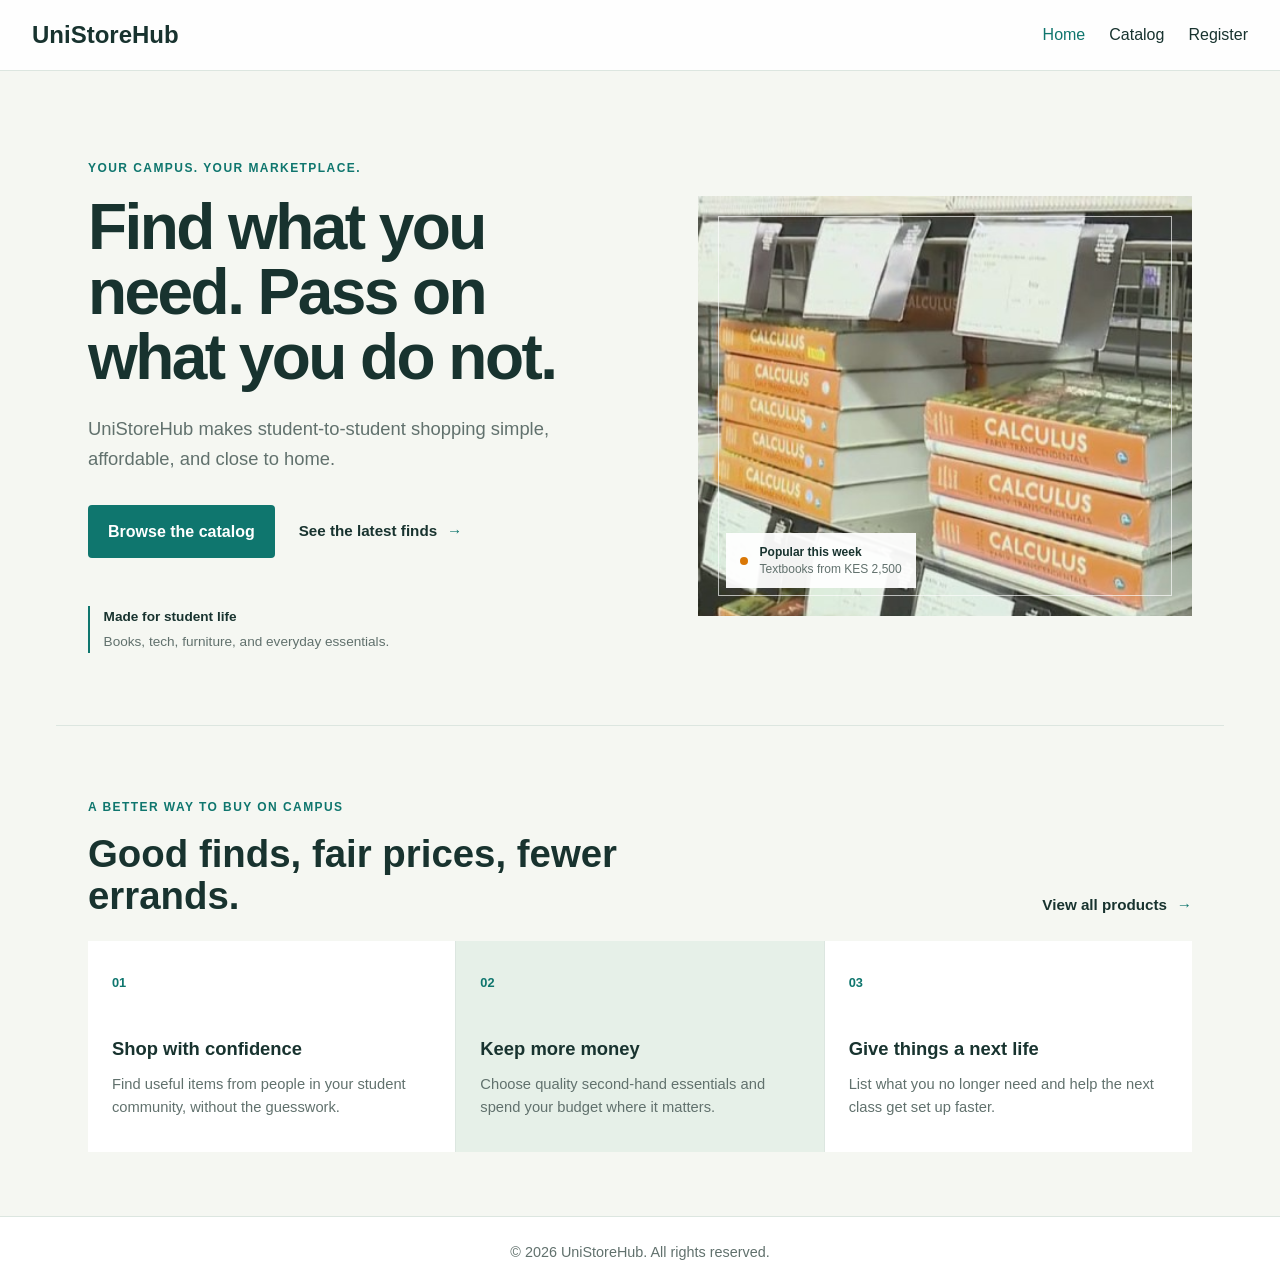
<file: index.html>
<!DOCTYPE html>
<html lang="en">
<head>
  <meta charset="UTF-8">
  <meta name="viewport" content="width=device-width, initial-scale=1.0">
  <title>UniStoreHub | Home</title>
  <link rel="stylesheet" href="styles.css">
  <link rel="icon" type="image/png" href="favcon.png">
  <script src="app.js" defer></script>
</head>
<body>

  <header>
    <a href="index.html" class="logo">UniStoreHub</a>
    <nav>
      <ul>
        <li><a href="index.html" class="active">Home</a></li>
        <li><a href="catalog.html">Catalog</a></li>
        <li><a href="register.html">Register</a></li>
      </ul>
    </nav>
  </header>

  <main class="home-main">
    <section class="hero">
      <div class="hero-copy" data-reveal="rise">
        <p class="eyebrow">Your campus. Your marketplace.</p>
        <h1>Find what you need. Pass on what you do not.</h1>
        <p class="hero-text">UniStoreHub makes student-to-student shopping simple, affordable, and close to home.</p>
        <div class="hero-actions">
          <a href="catalog.html" class="btn">Browse the catalog</a>
          <a href="catalog.html" class="text-link">See the latest finds <span aria-hidden="true">&rarr;</span></a>
        </div>
        <div class="hero-proof">
          <strong>Made for student life</strong>
          <span>Books, tech, furniture, and everyday essentials.</span>
        </div>
      </div>
      <div class="hero-image" data-reveal="image">
        <img src="img2.jpeg" alt="Used Calculus textbook with a blue cover, available for KES 2,500">
        <div class="image-note" data-reveal="rise">
          <span class="status-dot"></span>
          <span><strong>Popular this week</strong><br>Textbooks from KES 2,500</span>
        </div>
      </div>
    </section>

    <section class="section-heading">
      <div>
        <p class="eyebrow">A better way to buy on campus</p>
        <h2>Good finds, fair prices, fewer errands.</h2>
      </div>
      <a href="catalog.html" class="text-link">View all products <span aria-hidden="true">&rarr;</span></a>
    </section>

    <section class="features">
      <article class="feature-card" data-reveal="rise">
        <span class="feature-number">01</span>
        <h3>Shop with confidence</h3>
        <p>Find useful items from people in your student community, without the guesswork.</p>
      </article>
      <article class="feature-card featured-feature" data-reveal="rise">
        <span class="feature-number">02</span>
        <h3>Keep more money</h3>
        <p>Choose quality second-hand essentials and spend your budget where it matters.</p>
      </article>
      <article class="feature-card" data-reveal="rise">
        <span class="feature-number">03</span>
        <h3>Give things a next life</h3>
        <p>List what you no longer need and help the next class get set up faster.</p>
      </article>
    </section>
  </main>

  <footer>
    <p>&copy; 2026 UniStoreHub. All rights reserved.</p>
  </footer>

</body>
</html>
</file>
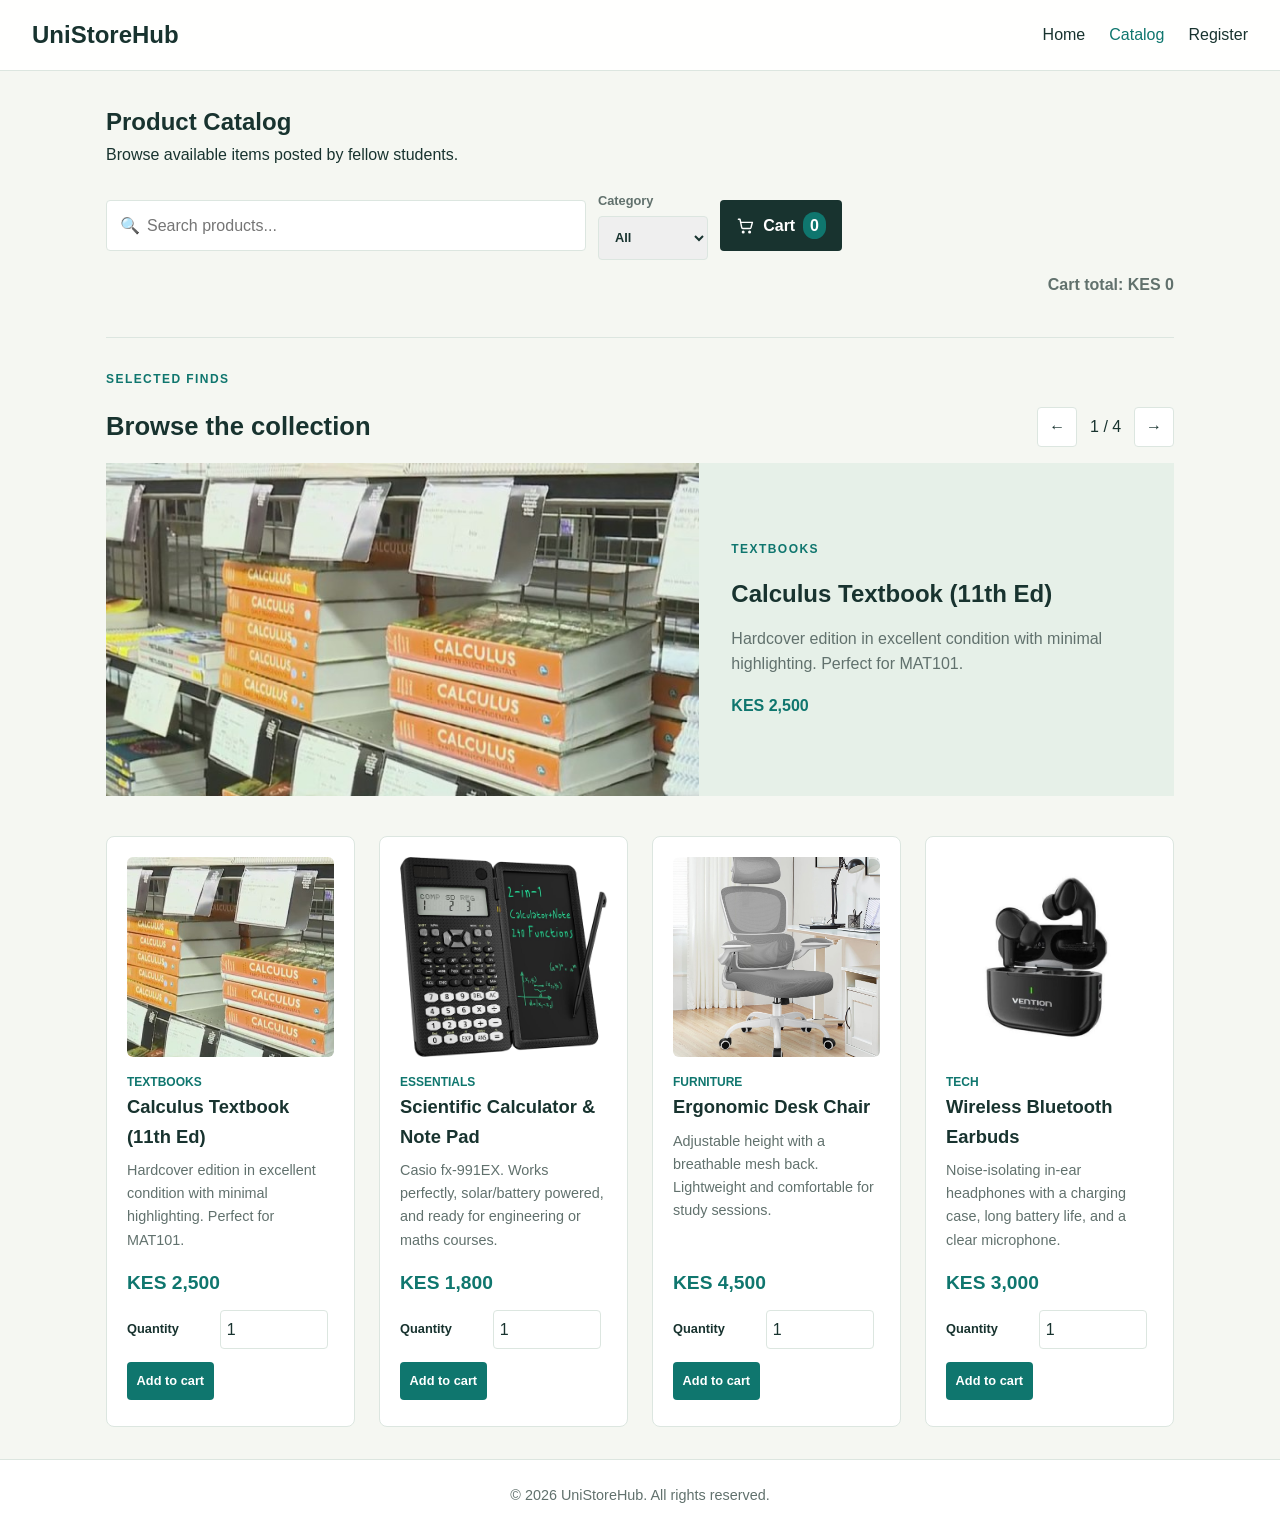
<file: catalog.html>
<!DOCTYPE html>
<html lang="en">
<head>
  <meta charset="UTF-8">
  <meta name="viewport" content="width=device-width, initial-scale=1.0">
  <title>UniStoreHub | Product Catalog</title>
  <link rel="stylesheet" href="styles.css">
  <link rel="icon" type="image/png" href="favcon.png">
  <script src="app.js" defer></script>
</head>
<body>

  <header>
    <a href="index.html" class="logo">UniStoreHub</a>
    <nav>
      <ul>
        <li><a href="index.html">Home</a></li>
        <li><a href="catalog.html" class="active">Catalog</a></li>
        <li><a href="register.html">Register</a></li>
      </ul>
    </nav>
  </header>

  <main>
    <section class="catalog-header">
      <h1>Product Catalog</h1>
      <p>Browse available items posted by fellow students.</p>
      <div class="catalog-tools">
        <label class="search-box">
          <span class="search-icon" aria-hidden="true">&#128269;</span>
          <span class="visually-hidden">Search products</span>
          <input type="search" id="product-search" placeholder="Search products..." autocomplete="off">
        </label>
        <label class="filter-box" for="category-filter">
          <span>Category</span>
          <select id="category-filter">
            <option value="All">All</option>
            <option value="Textbooks">Textbooks</option>
            <option value="Tech">Tech</option>
            <option value="Furniture">Furniture</option>
            <option value="Essentials">Essentials</option>
          </select>
        </label>
        <button class="cart-button" type="button" aria-label="Shopping cart, 0 items">
          <span class="cart-icon" aria-hidden="true">
            <svg viewBox="0 0 24 24" focusable="false">
              <path d="M3 4h2l2.1 10.1a2 2 0 0 0 2 1.6h7.8a2 2 0 0 0 1.9-1.4L20.5 8H6.1M10 20a1 1 0 1 1-2 0 1 1 0 0 1 2 0Zm8 0a1 1 0 1 1-2 0 1 1 0 0 1 2 0Z" />
            </svg>
          </span>
          <span>Cart</span>
          <span class="cart-count" aria-live="polite">0</span>
        </button>
      </div>
      <p class="cart-total" aria-live="polite">Cart total: KES <span id="cart-total">0</span></p>
    </section>

    <section class="gallery-section" aria-label="Product slideshow">
      <div class="gallery-heading">
        <div>
          <p class="eyebrow">Selected finds</p>
          <h2>Browse the collection</h2>
        </div>
        <div class="gallery-controls">
          <button class="gallery-control" id="previous-slide" type="button" aria-label="Previous product">&#8592;</button>
          <span id="slide-count" aria-live="polite">0 / 0</span>
          <button class="gallery-control" id="next-slide" type="button" aria-label="Next product">&#8594;</button>
        </div>
      </div>
      <div id="product-gallery" class="product-gallery" aria-live="polite"></div>
      <p class="gallery-empty" id="gallery-empty" hidden>No products match this search and category. Try another filter.</p>
    </section>

    <section class="product-grid" id="product-grid" aria-label="Products"></section>
    <div class="no-results" id="no-results" role="status" aria-live="polite" hidden>
      <p>No products match this search and category. Try another filter.</p>
    </div>
  </main>

  <footer>
    <p>&copy; 2026 UniStoreHub. All rights reserved.</p>
  </footer>

</body>
</html>
</file>
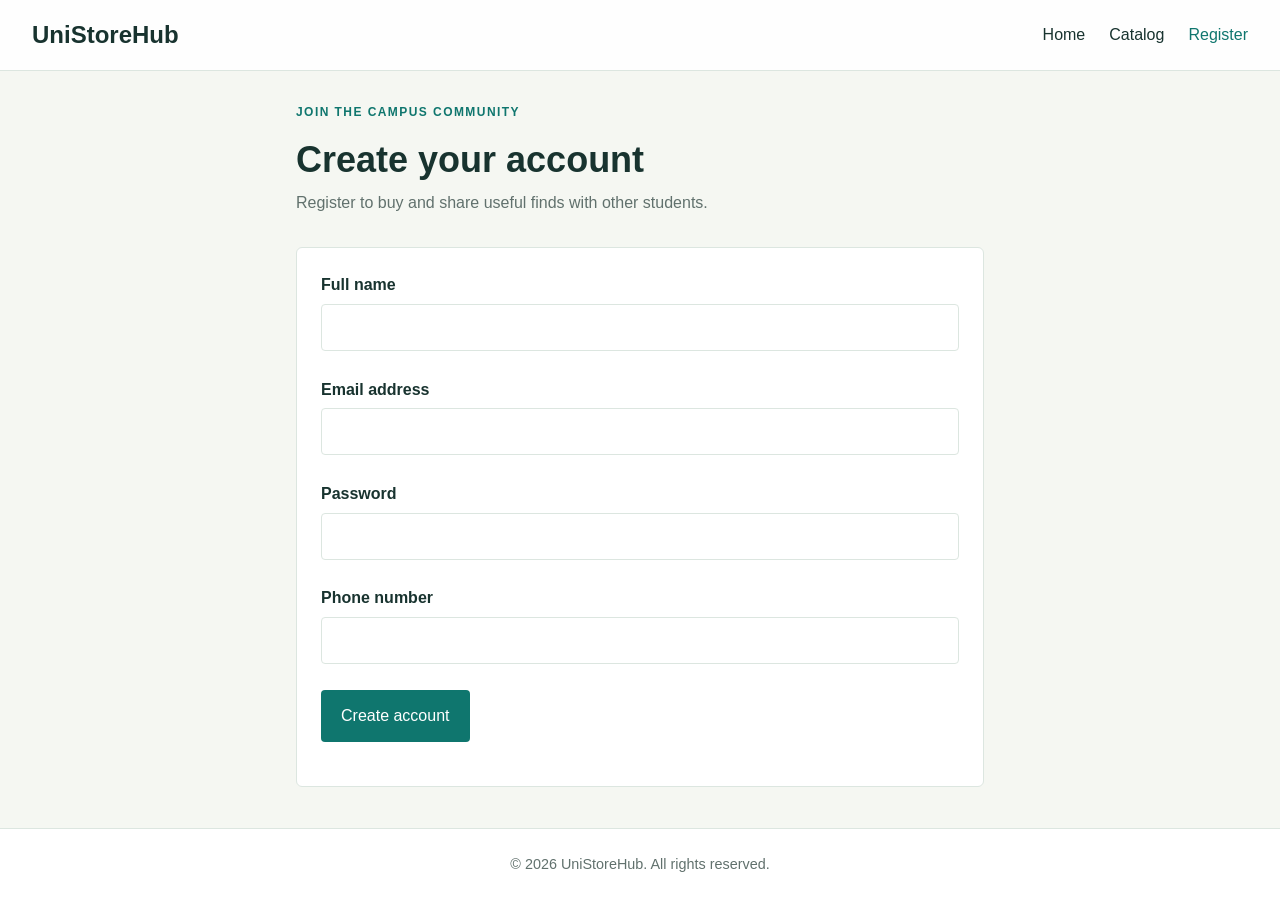
<file: register.html>
<!DOCTYPE html>
<html lang="en">
<head>
  <meta charset="UTF-8">
  <meta name="viewport" content="width=device-width, initial-scale=1.0">
  <title>UniStoreHub | Register</title>
  <link rel="stylesheet" href="styles.css">
  <link rel="icon" type="image/png" href="favcon.png">
  <script src="app.js" defer></script>
</head>
<body>
  <header>
    <a href="index.html" class="logo">UniStoreHub</a>
    <nav aria-label="Main navigation">
      <ul>
        <li><a href="index.html">Home</a></li>
        <li><a href="catalog.html">Catalog</a></li>
        <li><a href="register.html" class="active">Register</a></li>
      </ul>
    </nav>
  </header>

  <main class="register-main">
    <section class="register-intro">
      <p class="eyebrow">Join the campus community</p>
      <h1>Create your account</h1>
      <p>Register to buy and share useful finds with other students.</p>
    </section>

    <form id="register-form" class="register-form" novalidate>
      <div class="form-field">
        <label for="name">Full name</label>
        <input id="name" name="name" type="text" autocomplete="name" aria-describedby="name-error">
        <p class="field-error" id="name-error" aria-live="polite"></p>
      </div>
      <div class="form-field">
        <label for="email">Email address</label>
        <input id="email" name="email" type="text" inputmode="email" autocomplete="email" aria-describedby="email-error">
        <p class="field-error" id="email-error" aria-live="polite"></p>
      </div>
      <div class="form-field">
        <label for="password">Password</label>
        <input id="password" name="password" type="password" autocomplete="new-password" aria-describedby="password-error">
        <p class="field-error" id="password-error" aria-live="polite"></p>
      </div>
      <div class="form-field">
        <label for="phone">Phone number</label>
        <input id="phone" name="phone" type="text" inputmode="numeric" autocomplete="tel" aria-describedby="phone-error">
        <p class="field-error" id="phone-error" aria-live="polite"></p>
      </div>
      <button class="btn" type="submit">Create account</button>
      <p class="success-banner" id="register-success" aria-live="polite">Your account form was submitted successfully.</p>
    </form>
  </main>

  <footer>
    <p>&copy; 2026 UniStoreHub. All rights reserved.</p>
  </footer>
</body>
</html>
</file>
<file: styles.css>
/* --- Global Styles & Variables --- */
:root {
  --primary-color: #0f766e;
  --primary-hover: #115e59;
  --bg-color: #f5f7f2;
  --card-bg: #ffffff;
  --text-color: #18332f;
  --text-muted: #61716d;
  --border-color: #dce6e0;
  --font-family: "Trebuchet MS", "Segoe UI", sans-serif;
}

* {
  box-sizing: border-box;
  margin: 0;
  padding: 0;
}

body {
  font-family: var(--font-family);
  background-color: var(--bg-color);
  color: var(--text-color);
  line-height: 1.6;
  display: flex;
  flex-direction: column;
  min-height: 100vh;
}

/* --- Header & Navigation --- */
header {
  background-color: rgba(255, 255, 255, 0.92);
  border-bottom: 1px solid var(--border-color);
  padding: 1rem 2rem;
  display: flex;
  justify-content: space-between;
  align-items: center;
  position: relative;
  z-index: 2;
}

.logo {
  font-size: 1.5rem;
  font-weight: bold;
  color: var(--text-color);
  text-decoration: none;
}

nav ul {
  display: flex;
  list-style: none;
  gap: 1.5rem;
}

nav a {
  text-decoration: none;
  color: var(--text-color);
  font-weight: 500;
  transition: color 0.2s ease;
}

nav a:hover,
nav a.active {
  color: var(--primary-color);
}

/* --- Main Layout --- */
main {
  flex: 1;
  max-width: 1100px;
  width: 100%;
  margin: 2rem auto;
  padding: 0 1rem;
}

/* --- Catalog Grid --- */
.catalog-header {
  margin-bottom: 1.5rem;
}

.catalog-tools {
  display: flex;
  align-items: center;
  gap: 0.75rem;
  margin-top: 1.5rem;
}

.search-box {
  position: relative;
  flex: 1;
  max-width: 480px;
}

.search-box input {
  width: 100%;
  border: 1px solid var(--border-color);
  border-radius: 4px;
  color: var(--text-color);
  font: inherit;
  padding: 0.75rem 1rem 0.75rem 2.5rem;
}

.search-box input:focus {
  border-color: var(--primary-color);
  outline: 2px solid rgba(15, 118, 110, 0.18);
}

.search-icon {
  position: absolute;
  left: 0.85rem;
  top: 50%;
  transform: translateY(-50%);
  font-size: 1rem;
}

.cart-button,
.add-to-cart {
  border: 0;
  border-radius: 4px;
  cursor: pointer;
  font: inherit;
  font-weight: 700;
  transition: background-color 0.2s ease, transform 0.2s ease;
}

.cart-button {
  display: inline-flex;
  align-items: center;
  gap: 0.5rem;
  background-color: var(--text-color);
  color: #fff;
  padding: 0.75rem 1rem;
}

.cart-button:hover,
.add-to-cart:hover {
  background-color: var(--primary-hover);
  transform: translateY(-1px);
}

.cart-icon svg {
  display: block;
  fill: none;
  height: 1.2rem;
  stroke: currentColor;
  stroke-linecap: round;
  stroke-linejoin: round;
  stroke-width: 1.8;
  width: 1.2rem;
}

.cart-count {
  background-color: var(--primary-color);
  border-radius: 999px;
  min-width: 1.4rem;
  padding: 0.05rem 0.35rem;
  text-align: center;
}

.product-grid {
  display: grid;
  grid-template-columns: repeat(auto-fill, minmax(240px, 1fr));
  gap: 1.5rem;
}

.product-card {
  background-color: var(--card-bg);
  border: 1px solid var(--border-color);
  border-radius: 8px;
  padding: 1.25rem;
  display: flex;
  flex-direction: column;
  justify-content: space-between;
  transition: transform 0.3s ease, box-shadow 0.3s ease;
}

.product-card:hover {
  transform: translateY(-4px);
  box-shadow: 0 10px 15px -3px rgba(0, 0, 0, 0.1);
}

/* --- Image Container & Hover Bulge Effect --- */
.product-image-wrapper {
  width: 100%;
  height: 200px;
  overflow: hidden; /* Contains the image when it expands outward */
  border-radius: 6px;
  margin-bottom: 1rem;
  background-color: #f8fafc;
}

.product-image-wrapper img {
  width: 100%;
  height: 100%;
  object-fit: cover; /* Keeps image aspect ratio intact */
  transition: transform 0.4s cubic-bezier(0.25, 1, 0.5, 1); /* Smooth bulge effect */
}

/* Catalog scroll reveal: each image eases inward as its card enters view. */
@keyframes catalog-image-reveal {
  from {
    opacity: 0;
    transform: scale(1.1);
  }
  to {
    opacity: 1;
    transform: scale(1);
  }
}

.catalog-reveal-enabled .product-image-wrapper[data-catalog-image-reveal] {
  opacity: 0;
}

.catalog-reveal-enabled .product-image-wrapper[data-catalog-image-reveal].is-visible {
  animation: catalog-image-reveal 1.35s cubic-bezier(0.2, 0.7, 0.2, 1) var(--reveal-delay, 0ms) both;
}

/* Expands / Bulges the image on hover */
.product-card:hover .product-image-wrapper img {
  transform: scale(1.1); /* Adjust to 1.15 for an even larger bulge */
}

/* --- Product Text & Details --- */
.product-title {
  font-size: 1.15rem;
  font-weight: 600;
  margin-bottom: 0.5rem;
}

.product-description {
  color: var(--text-muted);
  font-size: 0.9rem;
  margin-bottom: 1rem;
  flex-grow: 1;
}

.product-footer {
  display: flex;
  justify-content: space-between;
  align-items: center;
  margin-top: auto;
}

.product-price {
  font-size: 1.2rem;
  font-weight: bold;
  color: var(--primary-color);
}

.add-to-cart {
  background-color: var(--primary-color);
  color: #fff;
  font-size: 0.8rem;
  padding: 0.55rem 0.7rem;
}

.add-to-cart.added {
  background-color: var(--text-color);
}

.product-card[hidden] {
  display: none;
}

.no-results {
  align-items: center;
  background-color: #eaf3f0;
  border: 1px solid var(--border-color);
  border-radius: 8px;
  color: var(--text-muted);
  flex-direction: column;
  font-size: 1.05rem;
  gap: 0.65rem;
  justify-content: center;
  min-height: 220px;
  padding: 2rem 0;
  text-align: center;
}

.no-results:not([hidden]) {
  display: flex;
}

.no-results-icon {
  align-items: center;
  background-color: rgba(15, 118, 110, 0.12);
  border-radius: 50%;
  display: flex;
  font-size: 2.25rem;
  height: 5rem;
  justify-content: center;
  width: 5rem;
}

.visually-hidden {
  clip: rect(0 0 0 0);
  clip-path: inset(50%);
  height: 1px;
  overflow: hidden;
  position: absolute;
  white-space: nowrap;
  width: 1px;
}

/* --- Footer --- */
footer {
  background-color: #ffffff;
  border-top: 1px solid var(--border-color);
  text-align: center;
  padding: 1.5rem;
  color: var(--text-muted);
  font-size: 0.9rem;
}

.home-main {
  max-width: 1200px;
}

.hero {
  min-height: 540px;
  display: grid;
  grid-template-columns: minmax(0, 1.05fr) minmax(320px, 0.95fr);
  gap: 4rem;
  align-items: center;
  padding: 3.5rem 2rem 4.5rem;
  border-bottom: 1px solid var(--border-color);
}

.eyebrow {
  color: var(--primary-color);
  font-size: 0.75rem;
  font-weight: 700;
  letter-spacing: 0.12em;
  text-transform: uppercase;
  margin-bottom: 1rem;
}

.hero h1 {
  max-width: 650px;
  color: var(--text-color);
  font-size: clamp(2.7rem, 5vw, 5rem);
  line-height: 1.02;
  letter-spacing: -0.04em;
  margin-bottom: 1.5rem;
}

.hero-text {
  max-width: 500px;
  color: var(--text-muted);
  font-size: 1.15rem;
  margin-bottom: 2rem;
}

.hero-actions {
  display: flex;
  align-items: center;
  gap: 1.5rem;
  flex-wrap: wrap;
}

.btn {
  display: inline-block;
  background-color: var(--primary-color);
  border-radius: 4px;
  color: #fff;
  font-weight: 700;
  padding: 0.85rem 1.25rem;
  text-decoration: none;
  transition: background-color 0.2s ease, transform 0.2s ease;
}

.btn:hover {
  background-color: var(--primary-hover);
  transform: translateY(-2px);
}

.text-link {
  color: var(--text-color);
  font-size: 0.95rem;
  font-weight: 700;
  text-decoration: none;
}

.text-link span {
  color: var(--primary-color);
  margin-left: 0.35rem;
}

.text-link:hover {
  color: var(--primary-color);
}

.hero-proof {
  display: flex;
  flex-direction: column;
  gap: 0.2rem;
  border-left: 2px solid var(--primary-color);
  color: var(--text-muted);
  font-size: 0.85rem;
  margin-top: 3rem;
  padding-left: 0.85rem;
}

.hero-proof strong {
  color: var(--text-color);
}

.hero-image {
  position: relative;
  min-height: 420px;
  background-color: #dbe8df;
  overflow: hidden;
}

.hero-image::before {
  content: "";
  position: absolute;
  inset: 1.25rem;
  border: 1px solid rgba(255, 255, 255, 0.65);
  z-index: 1;
  pointer-events: none;
}

.hero-image img {
  width: 100%;
  height: 100%;
  min-height: 420px;
  object-fit: cover;
  display: block;
  filter: saturate(0.88);
}

.image-note {
  position: absolute;
  left: 1.75rem;
  bottom: 1.75rem;
  display: flex;
  align-items: center;
  gap: 0.7rem;
  background: rgba(255, 255, 255, 0.94);
  color: var(--text-muted);
  font-size: 0.75rem;
  line-height: 1.35;
  padding: 0.7rem 0.9rem;
  z-index: 1;
}

.image-note strong {
  color: var(--text-color);
}

.status-dot {
  width: 8px;
  height: 8px;
  border-radius: 50%;
  background: #d97706;
}

.section-heading {
  display: flex;
  justify-content: space-between;
  align-items: end;
  gap: 2rem;
  padding: 4.5rem 2rem 1.5rem;
}

.section-heading h2 {
  max-width: 550px;
  font-size: clamp(1.7rem, 3vw, 2.6rem);
  line-height: 1.1;
}

.features {
  display: grid;
  grid-template-columns: repeat(3, 1fr);
  gap: 1px;
  background: var(--border-color);
  margin: 0 2rem 2rem;
}

.feature-card {
  background-color: var(--card-bg);
  padding: 2rem 1.5rem;
}

.feature-card.featured-feature {
  background: #e6f0e8;
}

.feature-number {
  color: var(--primary-color);
  display: block;
  font-size: 0.8rem;
  font-weight: 700;
  margin-bottom: 2.5rem;
}

.feature-card h3 {
  font-size: 1.15rem;
  margin-bottom: 0.6rem;
}

.feature-card p {
  color: var(--text-muted);
  font-size: 0.92rem;
}

/* Homepage reveal motion is enabled only after the observer is ready. */
.reveal-enabled [data-reveal="rise"] {
  opacity: 0;
  transform: translateY(18px);
  transition: opacity 600ms ease, transform 600ms ease;
}

.reveal-enabled [data-reveal="image"] {
  opacity: 0;
  transform: scale(1.035);
  transition: opacity 800ms ease, transform 900ms cubic-bezier(0.2, 0.7, 0.2, 1);
}

.reveal-enabled [data-reveal].is-visible {
  opacity: 1;
  transform: none;
}

.reveal-enabled .feature-card:nth-child(2) {
  transition-delay: 120ms;
}

.reveal-enabled .feature-card:nth-child(3) {
  transition-delay: 240ms;
}

/* Catalog filters and slideshow */
.filter-box {
  display: grid;
  gap: 0.25rem;
  color: var(--text-muted);
  font-size: 0.8rem;
  font-weight: 700;
}

.filter-box select,
.quantity-input,
.register-form input {
  border: 1px solid var(--border-color);
  border-radius: 4px;
  color: var(--text-color);
  font: inherit;
  min-height: 44px;
  padding: 0.6rem 0.75rem;
}

.cart-total {
  color: var(--text-muted);
  font-weight: 700;
  margin-top: 0.75rem;
  text-align: right;
}

.gallery-section {
  border-top: 1px solid var(--border-color);
  margin: 2.5rem 0;
  padding-top: 2rem;
}

.gallery-heading {
  align-items: end;
  display: flex;
  justify-content: space-between;
  margin-bottom: 1rem;
}

.gallery-heading h2 {
  font-size: 1.6rem;
}

.gallery-controls {
  align-items: center;
  display: flex;
  gap: 0.8rem;
}

.gallery-control {
  background: #fff;
  border: 1px solid var(--border-color);
  border-radius: 4px;
  color: var(--text-color);
  cursor: pointer;
  font: inherit;
  height: 2.5rem;
  width: 2.5rem;
}

.gallery-control:disabled {
  cursor: not-allowed;
  opacity: 0.45;
}

.product-gallery {
  background: #e6f0e8;
}

.gallery-slide {
  display: grid;
  grid-template-columns: minmax(0, 1fr) minmax(240px, 0.8fr);
  min-height: 300px;
}

.gallery-slide img {
  display: block;
  height: 100%;
  max-height: 390px;
  min-height: 300px;
  object-fit: cover;
  width: 100%;
}

.gallery-slide-copy {
  align-self: center;
  padding: 2rem;
}

.gallery-slide-copy h3 {
  font-size: 1.5rem;
  margin-bottom: 0.75rem;
}

.gallery-slide-copy > p:not(.eyebrow) {
  color: var(--text-muted);
  margin-bottom: 1rem;
}

.gallery-slide-copy strong {
  color: var(--primary-color);
}

.gallery-empty {
  background: #eaf3f0;
  color: var(--text-muted);
  padding: 2rem;
}

.product-category {
  color: var(--primary-color);
  font-size: 0.75rem;
  font-weight: 700;
  text-transform: uppercase;
}

.product-footer {
  align-items: start;
  display: grid;
  gap: 0.75rem;
  grid-template-columns: 1fr;
}

.cart-line {
  align-items: center;
  display: grid;
  gap: 0.4rem;
  grid-template-columns: auto minmax(50px, 1fr) auto;
}

.cart-line label {
  font-size: 0.8rem;
  font-weight: 700;
}

.quantity-input {
  min-height: 38px;
  padding: 0.35rem;
  width: 100%;
}

.add-to-cart {
  min-height: 38px;
  padding: 0.45rem 0.6rem;
}

.field-error,
.success-message {
  grid-column: 1 / -1;
  max-height: 0;
  opacity: 0;
  overflow: hidden;
  transform: translateY(-4px);
  transition: max-height 240ms ease, opacity 240ms ease, transform 240ms ease;
}

.field-error {
  color: #a32929;
  font-size: 0.82rem;
}

.field-error.is-visible {
  max-height: 4rem;
  opacity: 1;
  transform: translateY(0);
}

[aria-invalid="true"] {
  border-color: #a32929 !important;
}

.success-message,
.success-banner {
  color: #176347;
  font-size: 0.88rem;
  font-weight: 700;
}

.success-message.is-visible,
.success-banner.is-visible {
  max-height: 5rem;
  opacity: 1;
  transform: translateY(0);
}

.register-main {
  max-width: 720px;
}

.register-intro {
  margin-bottom: 2rem;
}

.register-intro h1 {
  font-size: 2.25rem;
  line-height: 1.15;
  margin-bottom: 0.6rem;
}

.register-intro > p:last-child {
  color: var(--text-muted);
}

.register-form {
  background: #fff;
  border: 1px solid var(--border-color);
  border-radius: 6px;
  display: grid;
  gap: 1.2rem;
  padding: 1.5rem;
}

.form-field {
  display: grid;
  gap: 0.4rem;
}

.form-field label {
  font-weight: 700;
}

.register-form input:focus,
.quantity-input:focus,
.filter-box select:focus {
  border-color: var(--primary-color);
  outline: 2px solid rgba(15, 118, 110, 0.18);
}

.register-form .btn {
  border: 0;
  cursor: pointer;
  font: inherit;
  justify-self: start;
}

.success-banner {
  border-left: 3px solid #176347;
  max-height: 0;
  opacity: 0;
  overflow: hidden;
  padding-left: 0.75rem;
  transform: translateY(-4px);
  transition: max-height 280ms ease, opacity 280ms ease, transform 280ms ease;
}

/* Keep mobile overrides after base styles so narrow layouts take precedence. */
@media (max-width: 760px) {
  header {
    align-items: flex-start;
    flex-direction: column;
    gap: 0.75rem;
    padding: 0.9rem 1rem;
  }

  nav {
    width: 100%;
  }

  nav ul {
    flex-wrap: wrap;
    gap: 0.5rem 1rem;
  }

  nav a {
    font-size: 0.9rem;
  }

  main {
    margin: 1.25rem auto;
    padding: 0 0.875rem;
  }

  .catalog-tools {
    align-items: stretch;
    flex-direction: column;
    gap: 0.75rem;
  }

  .search-box {
    max-width: none;
  }

  .cart-button {
    justify-content: center;
    min-height: 44px;
  }

  .hero {
    min-height: 0;
    grid-template-columns: minmax(0, 1fr);
    gap: 2rem;
    padding: 2.5rem 0 3rem;
  }

  .hero h1 {
    font-size: 2.6rem;
  }

  .hero-image,
  .hero-image img {
    min-height: 320px;
  }

  .image-note {
    left: 1rem;
    bottom: 1rem;
    max-width: calc(100% - 2rem);
  }

  .section-heading {
    align-items: flex-start;
    flex-direction: column;
    gap: 1rem;
    padding: 3rem 0 1.5rem;
  }

  .features {
    grid-template-columns: 1fr;
    margin: 0 0 1rem;
  }

  .gallery-slide {
    grid-template-columns: minmax(0, 1fr);
  }

  .gallery-slide img {
    max-height: 300px;
  }

  .gallery-slide-copy {
    padding: 1.25rem;
  }

  .gallery-heading {
    align-items: flex-start;
    flex-wrap: wrap;
    gap: 0.75rem;
  }

  .gallery-controls {
    margin-left: auto;
  }

  .filter-box select {
    width: 100%;
  }

  .cart-total {
    text-align: left;
  }

  .register-form {
    padding: 1rem;
  }

  .register-form .btn {
    justify-self: stretch;
    min-height: 44px;
  }
}

@media (max-width: 380px) {
  .hero h1 {
    font-size: 2.25rem;
  }

  .hero-actions {
    align-items: flex-start;
    flex-direction: column;
    gap: 0.9rem;
  }

  .gallery-controls {
    gap: 0.5rem;
  }
}
</file>
